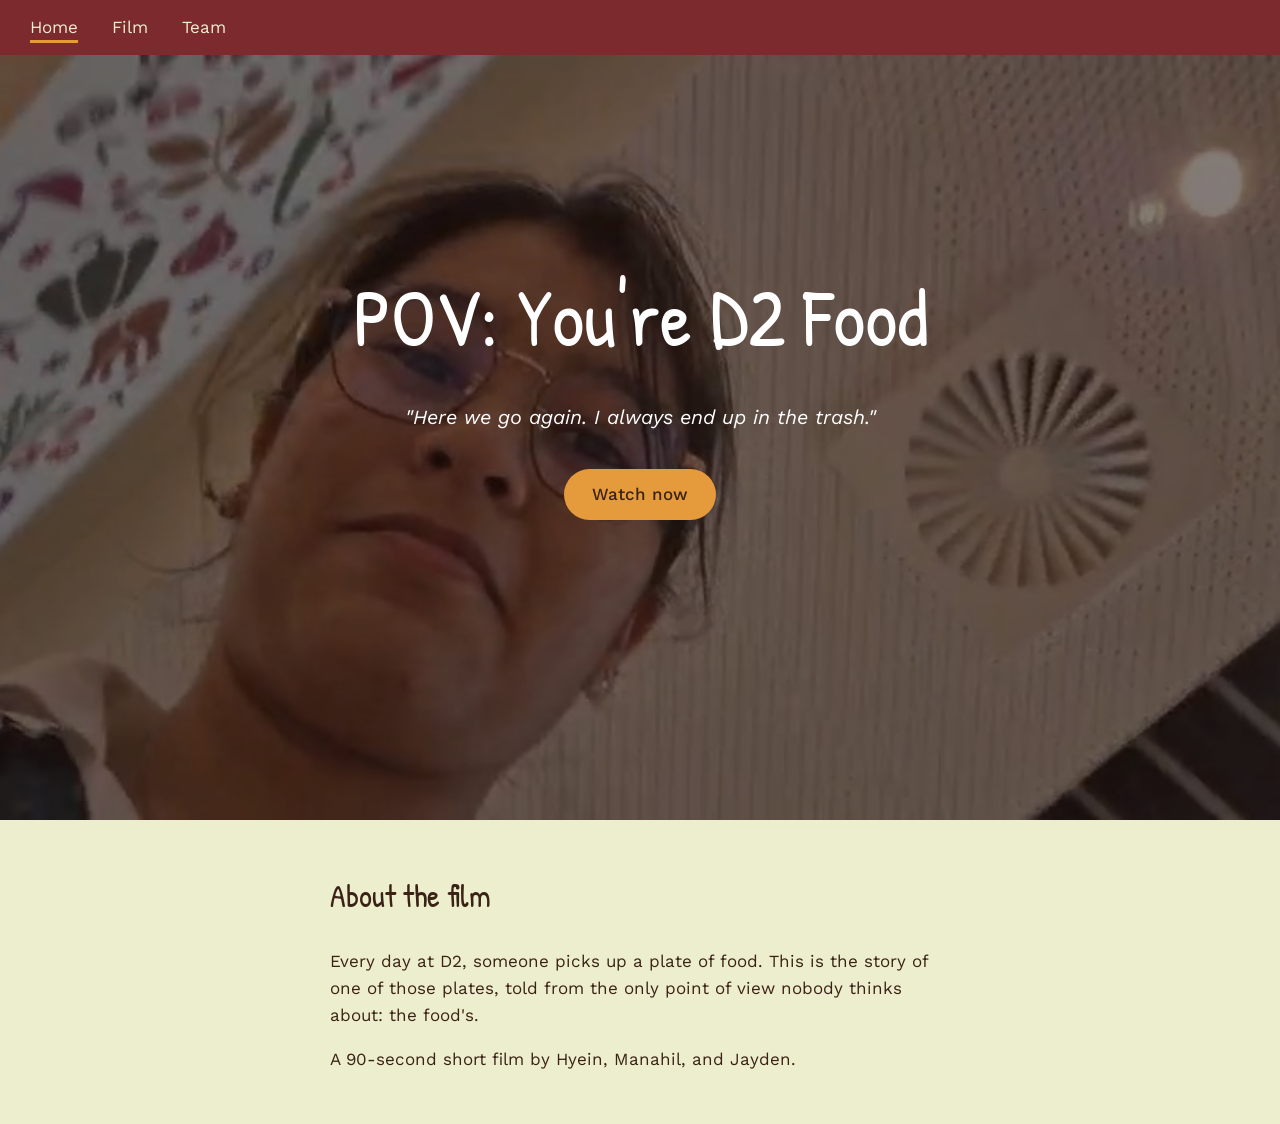
<file: index.html>
<!DOCTYPE html>
<html lang="en">
<head>
  <meta charset="UTF-8">
  <meta name="viewport" content="width=device-width, initial-scale=1">
  <title>POV: You're D2 Food</title>

  <!-- Fonts: Patrick Hand is handwritten, like the caption at the end of our film -->
  <link rel="preconnect" href="https://fonts.googleapis.com">
  <link href="https://fonts.googleapis.com/css2?family=Patrick+Hand&family=Work+Sans:wght@400;500&display=swap" rel="stylesheet">

  <link rel="stylesheet" href="style.css">
</head>
<body>

  <!-- Navbar (same on every page). The red matches the trays at D2. -->
  <nav class="navbar">
    <a href="./" class="current">Home</a>
    <a href="film/">Film</a>
    <a href="team/">Team</a>
  </nav>

  <!-- Hero: a still from the film, shot from the food's point of view -->
  <div class="hero">
    <div class="hero-dark-layer">
      <h1 class="hero-title">POV: You're D2 Food</h1>
      <p class="hero-tagline">"Here we go again. I always end up in the trash."</p>
      <a href="film/" class="button">Watch now</a>
    </div>
  </div>

  <!-- Short synopsis. It sets up the story without giving away the ending. -->
  <div class="synopsis">
    <h2>About the film</h2>
    <p>
      Every day at D2, someone picks up a plate of food. This is the story of one
      of those plates, told from the only point of view nobody thinks about: the food's.
    </p>
    <p>
      A 90-second short film by Hyein, Manahil, and Jayden.
    </p>
  </div>

</body>
</html>
</file>
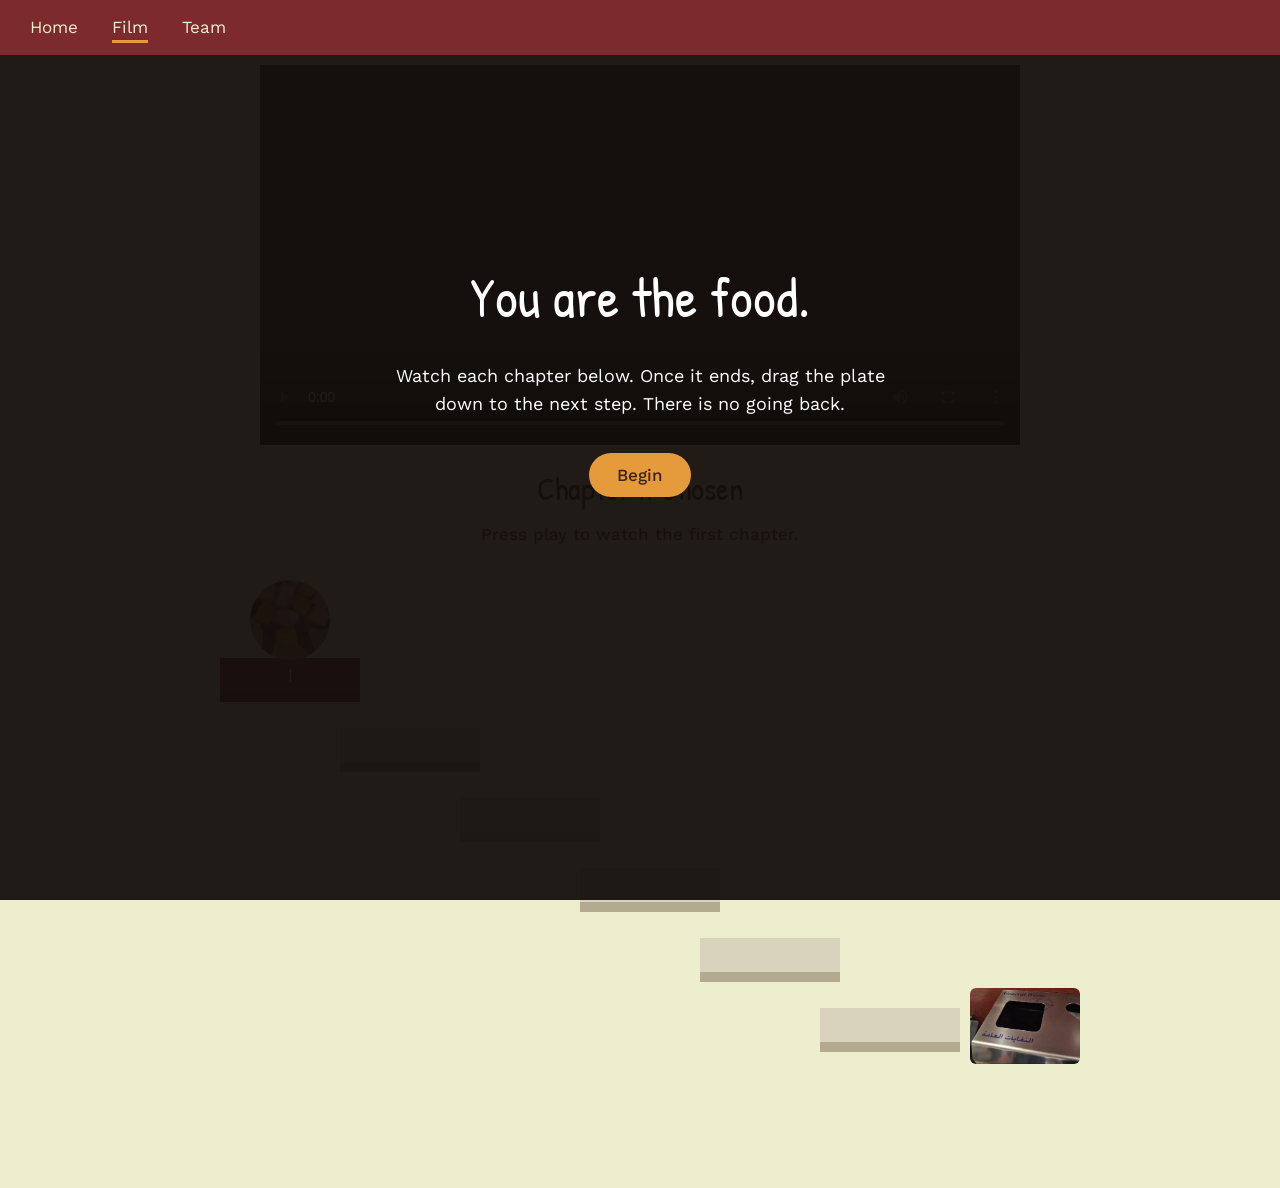
<file: film/index.html>
<!DOCTYPE html>
<html lang="en">
<head>
  <meta charset="UTF-8">
  <meta name="viewport" content="width=device-width, initial-scale=1">
  <title>Film | POV: You're D2 Food</title>

  <link rel="preconnect" href="https://fonts.googleapis.com">
  <link href="https://fonts.googleapis.com/css2?family=Patrick+Hand&family=Work+Sans:wght@400;500&display=swap" rel="stylesheet">

  <link rel="stylesheet" href="../style.css">
</head>
<body class="film-page">

  <nav class="navbar">
    <a href="../">Home</a>
    <a href="../film/" class="current">Film</a>
    <a href="../team/">Team</a>
  </nav>

  <!-- Ready screen. Covers the page until the visitor presses Begin.
       This is the only place the rules are explained. -->
  <div id="intro" class="intro show">
    <h1>You are the food.</h1>
    <p class="intro-rules">
      Watch each chapter below. Once it ends, drag the plate<br>
      down to the next step. There is no going back.
    </p>
    <button id="begin-button" class="button">Begin</button>
  </div>

  <!-- One video for the whole film. script.js only lets it play one chapter at a time. -->
  <div class="video-box">
    <video id="film" src="../assets/film.mp4" controls preload="auto"></video>
    <p id="chapter-label" class="chapter-label">Chapter I: Chosen</p>
    <p id="instructions" class="instructions">Press play to watch the first chapter.</p>
  </div>

  <!-- The staircase. Each step is one chapter. The bin waits at the bottom. -->
  <div id="stairs" class="stairs">
    <div class="step" id="step-0"></div>
    <div class="step" id="step-1"></div>
    <div class="step" id="step-2"></div>
    <div class="step" id="step-3"></div>
    <div class="step" id="step-4"></div>
    <div class="step" id="step-5"></div>

    <img id="bin" class="bin" src="../assets/bin.jpg" alt="The general waste bin at D2" draggable="false">

    <!-- draggable="false" stops the browser's own image dragging so our code can move it -->
    <img id="plate" class="plate" src="../assets/plate.png" alt="A plate of food" draggable="false">
  </div>

  <!-- Ending screen. Hidden until the plate goes into the bin. -->
  <div id="ending" class="ending">
    <p class="ending-caption">Don't waste me.<br>Please eat me.</p>
    <button id="watch-again" class="button">Watch again</button>
  </div>

  <script src="../script.js"></script>
</body>
</html>
</file>
<file: style.css>
/* =========================================================
   Colors (all taken from our film):
   tray red     #7c2a2e   the red trays at D2
   chocolate    #3a2216   the chocolate sauce (used for text)
   pistachio    #edeecd   the pistachio sauce (starting background)
   mango        #e59a3c   the mango pieces
   steel        #c2c8cd   the steel trash bin (ending background)
   ========================================================= */


/* ---------- Basic page setup ---------- */
body {
  margin: 0;
  font-family: "Work Sans", Arial, sans-serif;
  font-size: 17px;
  line-height: 1.6;
  color: #3a2216;
  background-color: #edeecd;
}

/* Headings use the handwritten font, like the caption in our film */
h1, h2 {
  font-family: "Patrick Hand", "Comic Sans MS", cursive;
  font-weight: normal;
}

h1 {
  font-size: 44px;
}

h2 {
  font-size: 32px;
}


/* ---------- Navbar ---------- */
.navbar {
  background-color: #7c2a2e;
  padding: 14px 30px;
  position: relative;
  z-index: 20;
}

.navbar a {
  color: #edeecd;
  text-decoration: none;
  margin-right: 28px;
  font-size: 17px;
}

.navbar a:hover {
  text-decoration: underline;
}

/* The page you are on is marked with a mango underline */
.navbar a.current {
  border-bottom: 3px solid #e59a3c;
  padding-bottom: 3px;
}


/* ---------- Button (used on home and ending screen) ---------- */
.button {
  display: inline-block;
  background-color: #e59a3c;
  color: #3a2216;
  font-family: "Work Sans", Arial, sans-serif;
  font-size: 17px;
  font-weight: 500;
  text-decoration: none;
  padding: 12px 28px;
  border: none;
  border-radius: 30px;
  cursor: pointer;
}

.button:hover {
  background-color: #edeecd;
}


/* ---------- Home page ---------- */
.hero {
  background-image: url("assets/hero.jpg");
  background-size: cover;
  background-position: center;
  height: 85vh;
}

/* A see-through dark layer on top of the photo so the white text is readable */
.hero-dark-layer {
  background-color: rgba(30, 18, 12, 0.55);
  height: 100%;
  text-align: center;
  padding-top: 22vh;
  box-sizing: border-box;
}

.hero-title {
  color: white;
  font-size: 80px;
  margin: 0;
}

.hero-tagline {
  color: white;
  font-size: 20px;
  font-style: italic;
  margin-bottom: 36px;
}

.synopsis {
  max-width: 620px;
  margin: 50px auto;
  padding: 0 24px;
}


/* ---------- Film page ---------- */

/* The background slowly changes color as the plate moves down (see script.js) */
.film-page {
  transition: background-color 2s;
}

/* Ready screen: covers the page until the visitor presses Begin. */
.intro {
  position: fixed;
  top: 0;
  left: 0;
  width: 100%;
  height: 100%;
  background-color: rgba(20, 14, 12, 0.94);
  text-align: center;
  padding-top: 28vh;
  box-sizing: border-box;
  opacity: 1;
  visibility: visible;
  transition: opacity 1s;
  z-index: 10;
}

.intro h1 {
  color: white;
  font-size: 56px;
  margin: 0 0 20px 0;
}

.intro-rules {
  color: white;
  font-size: 18px;
  margin-bottom: 34px;
}

/* Added by script.js once the visitor presses Begin */
.intro.hide {
  opacity: 0;
  visibility: hidden;
}

.video-box {
  text-align: center;
  margin: 10px auto 0 auto;
  max-width: 760px;
  padding: 0 20px;
}

.video-box video {
  width: 100%;
  background-color: black;
}

.chapter-label {
  font-family: "Patrick Hand", "Comic Sans MS", cursive;
  font-size: 32px;
  margin: 10px 0 0 0;
}

.instructions {
  font-size: 17px;
  font-weight: 500;
  color: #7c2a2e;
  margin-top: 6px;
}

/* The staircase area. Steps and the plate are placed inside it with left/top. */
.stairs {
  position: relative;
  width: 880px;
  height: 560px;
  margin: 20px auto 60px auto;
}

/* Each step looks like a block of stairs */
.step {
  position: absolute;
  width: 140px;
  height: 34px;
  background-color: #d9d3bd;
  border-bottom: 10px solid #b3aa8f;
  font-family: "Patrick Hand", "Comic Sans MS", cursive;
  font-size: 20px;
  text-align: center;
  line-height: 34px;
  transition: opacity 1s;
}

/* Where each step sits: every step is lower and further right than the last one */
#step-0 { left: 20px;  top: 90px;  }
#step-1 { left: 140px; top: 160px; }
#step-2 { left: 260px; top: 230px; }
#step-3 { left: 380px; top: 300px; }
#step-4 { left: 500px; top: 370px; }
#step-5 { left: 620px; top: 440px; }

/* Step the plate has already left */
.step.done {
  opacity: 0.45;
}

/* Step the plate is on right now */
.step.current {
  background-color: #7c2a2e;
  border-bottom-color: #4f1a1d;
  color: #edeecd;
}

/* The trash bin at the bottom of the stairs */
.bin {
  position: absolute;
  left: 770px;
  top: 420px;
  width: 110px;
  border-radius: 6px;
}

/* The plate the visitor drags */
.plate {
  position: absolute;
  width: 80px;
  height: 80px;
  border-radius: 50%;
  cursor: not-allowed;
  transition: left 0.4s, top 0.4s, transform 0.8s, opacity 0.8s;
}

/* When the chapter is over, the plate glows so the visitor knows they can move it */
.plate.unlocked {
  cursor: grab;
  animation: glow 1.4s infinite;
}

@keyframes glow {
  0%   { box-shadow: 0 0 0 0 rgba(229, 154, 60, 0.9); }
  100% { box-shadow: 0 0 0 16px rgba(229, 154, 60, 0); }
}

/* While dragging, turn the transition off so the plate follows the mouse exactly */
.plate.dragging {
  cursor: grabbing;
  transition: none;
  animation: none;
}

/* The plate shrinks and disappears into the bin */
.plate.thrown-away {
  transform: scale(0.1);
  opacity: 0;
}

/* The ending screen covers everything, but stays invisible until the end */
.ending {
  position: fixed;
  top: 0;
  left: 0;
  width: 100%;
  height: 100%;
  background-color: rgba(20, 14, 12, 0.94);
  text-align: center;
  padding-top: 30vh;
  box-sizing: border-box;
  opacity: 0;
  visibility: hidden;
  transition: opacity 2s;
}

.ending.show {
  opacity: 1;
  visibility: visible;
}

.ending-caption {
  font-family: "Patrick Hand", "Comic Sans MS", cursive;
  font-size: 56px;
  line-height: 1.2;
  color: white;
  margin-bottom: 40px;
}


/* ---------- Team page ---------- */
.team {
  text-align: center;
  margin-top: 40px;
}

/* inline-block puts the three members next to each other */
.member {
  display: inline-block;
  margin: 20px 30px;
}

.member img {
  width: 170px;
  height: 170px;
  border-radius: 50%;
  object-fit: cover;
  border: 5px solid #7c2a2e;
}

.member p {
  font-family: "Patrick Hand", "Comic Sans MS", cursive;
  font-size: 26px;
  margin: 8px 0 0 0;
}

.credits {
  max-width: 620px;
  margin: 40px auto 60px auto;
  padding: 0 24px;
  text-align: center;
}
</file>
